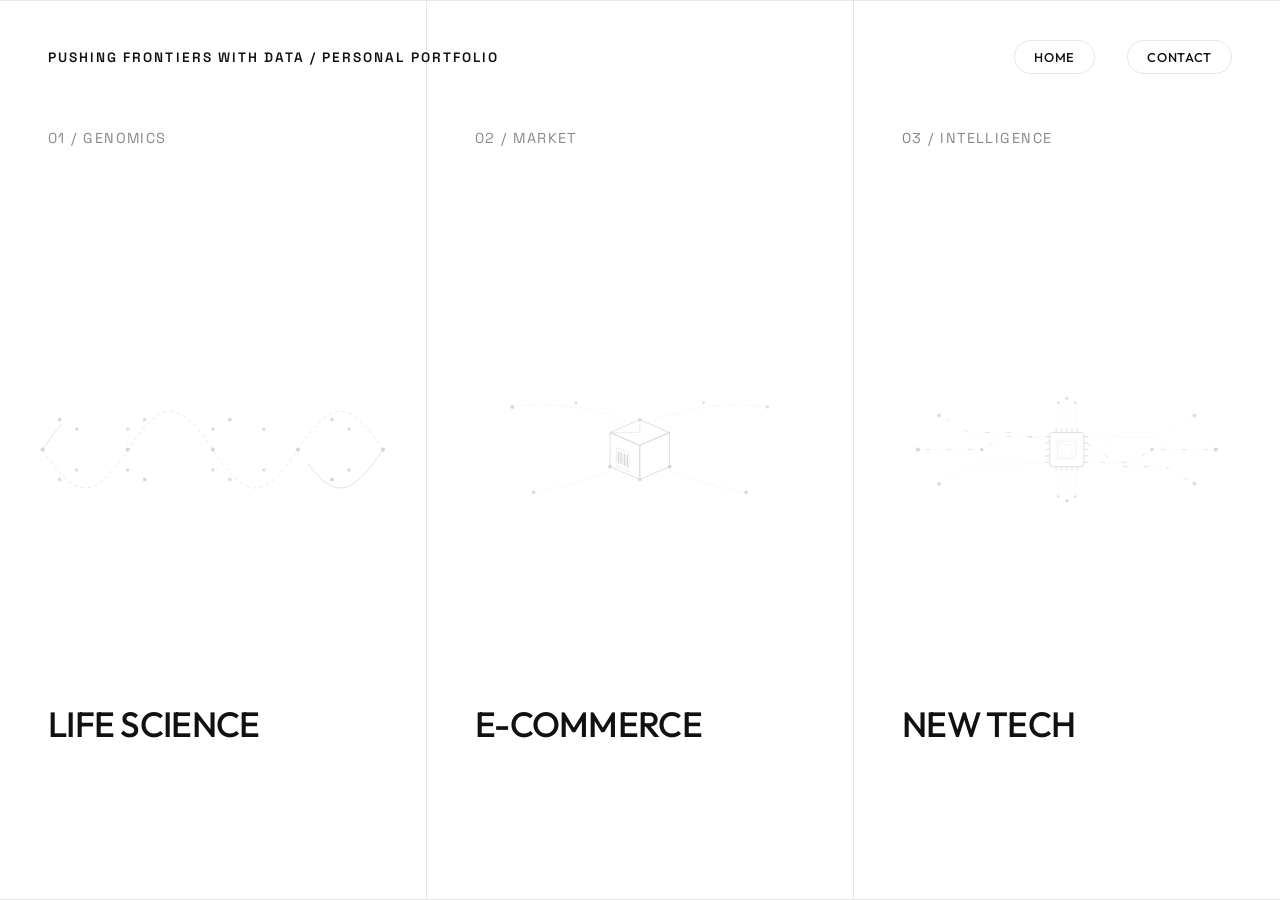
<file: index.html>
<!DOCTYPE html>
<html lang="en">
<head>
  <meta charset="UTF-8">
  <meta name="viewport" content="width=device-width, initial-scale=1.0">
  <title>PUSHING FRONTIERS WITH DATA / PERSONAL PORTFOLIO</title>
  
  <!-- 
   * 1. Pull premium modern typography from Google Fonts using separate links to avoid forbidden characters.
  -->
  <link rel="preconnect" href="https://fonts.googleapis.com">
  <link rel="preconnect" href="https://fonts.gstatic.com" crossorigin>
  <link rel="stylesheet" href="https://fonts.googleapis.com/css2?family=Outfit:wght@300;400;500;700">
  <link rel="stylesheet" href="https://fonts.googleapis.com/css2?family=Space+Grotesk:wght@400;600;700">
  
  <link rel="stylesheet" href="style.css?v=5">
</head>
<body>

  <!-- 
   * 2. Render background grid overlay to define structured alignment.
  -->
  <div class="grid-overlay"></div>

  <!-- 
   * 3. Set up the header panel with global navigation and brand mark.
  -->
  <header>
    <a href="#" class="logo">PUSHING FRONTIERS WITH DATA / PERSONAL PORTFOLIO</a>
    <nav class="nav-links">
      <a href="#" class="nav-link">Home</a>
      <a href="#" class="nav-link" id="contact-trigger">Contact</a>
    </nav>
  </header>

  <!-- 
   * 4. Build the three vertical interactive layout columns.
  -->
  <main class="portfolio-container">
    
    <!-- 
     * 5. Life Science Column featuring a real monochromatic imagery background.
    -->
    <section class="portfolio-column" id="col-life-science" data-project="Life Science Analytics">
      <span class="column-num">01 / GENOMICS</span>
      
      <div class="image-bg-container">
        <img class="section-image" src="images/life_science_animated.svg" alt="Life Science Analytics">
      </div>

      <div class="column-content">
        <h2 class="column-title">Life Science</h2>
        <p class="column-desc">Statistical genomics, gene sequencing algorithms, and bioinformatics pipelines mapping complex systems.</p>
      </div>
    </section>

    <!-- 
     * 9. E-Commerce Column featuring a real monochromatic marketplace background.
    -->
    <section class="portfolio-column" id="col-ecommerce" data-project="E-Commerce Intelligence">
      <span class="column-num">02 / MARKET</span>
      
      <div class="image-bg-container">
        <img class="section-image" src="images/ecommerce_animated.svg" alt="E-Commerce Intelligence">
      </div>

      <div class="column-content">
        <h2 class="column-title">E-Commerce</h2>
        <p class="column-desc">Real-time prediction engines, basket analysis models, and conversion optimization pipelines.</p>
      </div>
    </section>

    <!-- 
     * 13. New Technologies Column featuring a real neural computational background.
    -->
    <section class="portfolio-column" id="col-new-tech" data-project="Advanced AI Systems">
      <span class="column-num">03 / INTELLIGENCE</span>
      
      <div class="image-bg-container">
        <img class="section-image" src="images/new_tech_chip.svg" alt="Advanced AI Systems">
      </div>

      <div class="column-content">
        <h2 class="column-title">New Tech</h2>
        <p class="column-desc">Neural architectures, computational vision networks, and generative intelligence exploration.</p>
      </div>
    </section>

  </main>

  <!-- 
   * 18. Build the overlay for expanded portfolio items.
  -->
  <div class="expanded-panel" id="project-detail-panel">
    <button class="back-button" id="close-panel-btn">Back to main</button>
    <div class="loading-container">
      <div class="loading-dots">
        <div class="dot"></div>
        <div class="dot"></div>
        <div class="dot"></div>
      </div>
      <div class="loading-text">system analysis initiating</div>
      <h3 class="loading-title" id="expanded-project-title">Project Name</h3>
    </div>
  </div>

  <script src="app.js"></script>
</body>
</html>
</file>
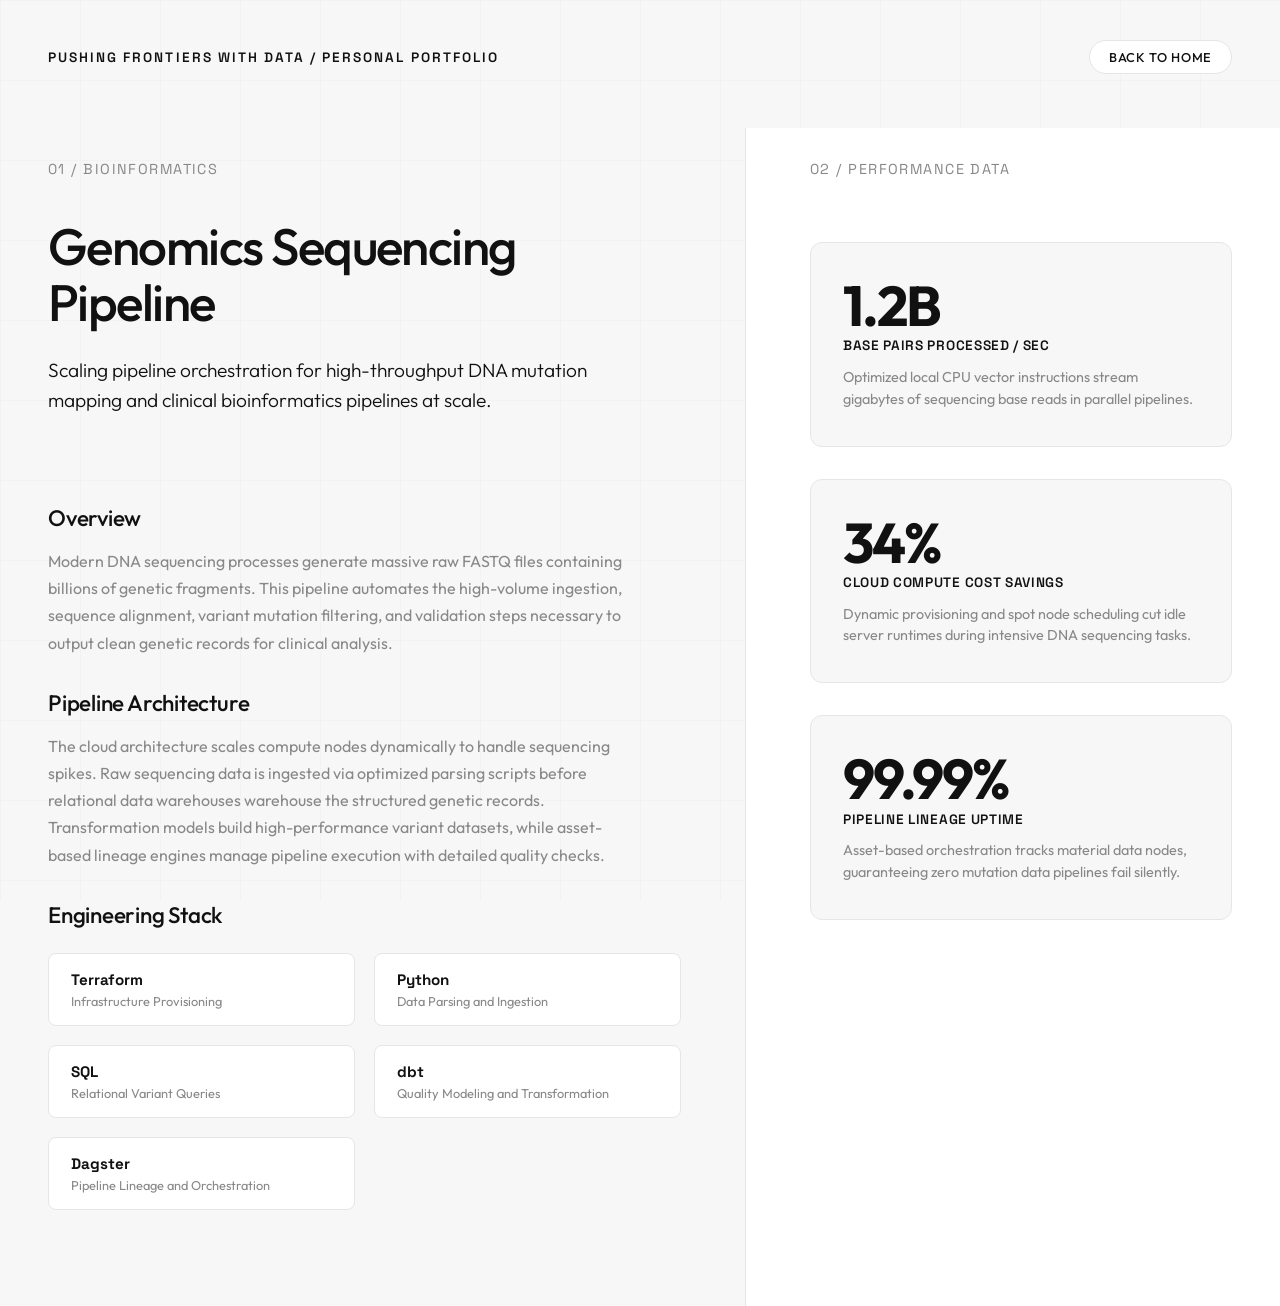
<file: life_science.html>
<!DOCTYPE html>
<html lang="en">
<head>
  <meta charset="UTF-8">
  <meta name="viewport" content="width=device-width, initial-scale=1.0">
  <title>Genomics Sequencing Pipeline | Data Project Detail</title>
  
  <!-- 
   * 1. Pull premium modern typography from Google Fonts using separate links to avoid forbidden characters.
  -->
  <link rel="preconnect" href="https://fonts.googleapis.com">
  <link rel="preconnect" href="https://fonts.gstatic.com" crossorigin>
  <link rel="stylesheet" href="https://fonts.googleapis.com/css2?family=Outfit:wght@300;400;500;700">
  <link rel="stylesheet" href="https://fonts.googleapis.com/css2?family=Space+Grotesk:wght@400;600;700">
  
  <link rel="stylesheet" href="style.css?v=5">
</head>
<body class="project-page">

  <!-- 
   * 2. Render background grid overlay to maintain visual alignment.
  -->
  <div class="grid-overlay"></div>

  <!-- 
   * 3. Set up the header panel with global navigation and brand mark.
  -->
  <header>
    <a href="index.html" class="logo">PUSHING FRONTIERS WITH DATA / PERSONAL PORTFOLIO</a>
    <nav class="nav-links">
      <a href="index.html" class="back-button-link">Back to home</a>
    </nav>
  </header>

  <!-- 
   * 4. Build the two-column detailed project display.
  -->
  <main class="project-sheet-container">
    
    <!-- 
     * 5. Left details panel featuring description text and tech stack capsules.
    -->
    <section class="project-details-pane">
      <span class="project-section-num">01 / BIOINFORMATICS</span>
      
      <h1 class="project-headline">Genomics Sequencing Pipeline</h1>
      <p class="project-lead-text">Scaling pipeline orchestration for high-throughput DNA mutation mapping and clinical bioinformatics pipelines at scale.</p>
      
      <div class="project-body-content">
        
        <!-- 
         * 6. Detail the analytical overview and mutation mapping process.
        -->
        <h3 class="body-sub-title">Overview</h3>
        <p class="body-paragraph">Modern DNA sequencing processes generate massive raw FASTQ files containing billions of genetic fragments. This pipeline automates the high-volume ingestion, sequence alignment, variant mutation filtering, and validation steps necessary to output clean genetic records for clinical analysis.</p>
        
        <!-- 
         * 7. Outline the cloud engineering and orchestration architecture.
        -->
        <h3 class="body-sub-title">Pipeline Architecture</h3>
        <p class="body-paragraph">The cloud architecture scales compute nodes dynamically to handle sequencing spikes. Raw sequencing data is ingested via optimized parsing scripts before relational data warehouses warehouse the structured genetic records. Transformation models build high-performance variant datasets, while asset-based lineage engines manage pipeline execution with detailed quality checks.</p>
        
        <!-- 
         * 8. Detail the data engineering tools and stack metadata.
        -->
        <h3 class="body-sub-title">Engineering Stack</h3>
        <div class="tool-tags-grid">
          
          <div class="tool-tag">
            <span class="tool-name">Terraform</span>
            <span class="tool-use">Infrastructure Provisioning</span>
          </div>
          
          <div class="tool-tag">
            <span class="tool-name">Python</span>
            <span class="tool-use">Data Parsing and Ingestion</span>
          </div>
          
          <div class="tool-tag">
            <span class="tool-name">SQL</span>
            <span class="tool-use">Relational Variant Queries</span>
          </div>
          
          <div class="tool-tag">
            <span class="tool-name">dbt</span>
            <span class="tool-use">Quality Modeling and Transformation</span>
          </div>
          
          <div class="tool-tag">
            <span class="tool-name">Dagster</span>
            <span class="tool-use">Pipeline Lineage and Orchestration</span>
          </div>
          
        </div>

      </div>
    </section>

    <!-- 
     * 9. Right metrics panel featuring responsive telemetry data cards.
    -->
    <section class="project-metrics-pane">
      <span class="project-section-num">02 / PERFORMANCE DATA</span>
      
      <div class="metrics-cards-grid">
        
        <!-- 
         * 10. Render throughput telemetry card.
        -->
        <div class="metric-card">
          <span class="metric-value">1.2B</span>
          <span class="metric-label">Base Pairs Processed / Sec</span>
          <p class="metric-detail">Optimized local CPU vector instructions stream gigabytes of sequencing base reads in parallel pipelines.</p>
        </div>
        
        <!-- 
         * 11. Render financial cloud efficiency telemetry card.
        -->
        <div class="metric-card">
          <span class="metric-value">34%</span>
          <span class="metric-label">Cloud Compute Cost Savings</span>
          <p class="metric-detail">Dynamic provisioning and spot node scheduling cut idle server runtimes during intensive DNA sequencing tasks.</p>
        </div>
        
        <!-- 
         * 12. Render pipeline lineage reliability telemetry card.
        -->
        <div class="metric-card">
          <span class="metric-value">99.99%</span>
          <span class="metric-label">Pipeline Lineage Uptime</span>
          <p class="metric-detail">Asset-based orchestration tracks material data nodes, guaranteeing zero mutation data pipelines fail silently.</p>
        </div>
        
      </div>
    </section>

  </main>

</body>
</html>
</file>
<file: style.css>
/* 
 * 1. Define custom properties for a strict monochromatic color palette.
 * 2. Set up base styling with clean sans-serif and monospaced typography.
 * 3. Configure grid overlay for a structured, blueprint-like aesthetic.
 */

:root {
  --color-pure-white: #ffffff;
  --color-light-grey: #f7f7f7;
  --color-border: #e6e6e6;
  --color-text-muted: #888888;
  --color-text-main: #111111;
  --color-accent: #000000;
  
  --font-display: 'Outfit', sans-serif;
  --font-mono: 'Space Grotesk', monospace;
  
  --transition-speed: 0.5s;
  --transition-easing: cubic-bezier(0.16, 1, 0.3, 1);
}

* {
  margin: 0;
  padding: 0;
  box-sizing: border-box;
}

body {
  background-color: var(--color-light-grey);
  color: var(--color-text-main);
  font-family: var(--font-display);
  overflow: hidden;
  height: 100vh;
  width: 100vw;
  display: flex;
  flex-direction: column;
  transition: opacity 0.45s ease;
}

body.page-fade-out {
  opacity: 0;
}

/* 
 * 4. Build a background grid system to enhance visual structure.
 */
.grid-overlay {
  position: absolute;
  top: 0;
  left: 0;
  width: 100%;
  height: 100%;
  background-image: 
    linear-gradient(to right, var(--color-border) 1px, transparent 1px),
    linear-gradient(to bottom, var(--color-border) 1px, transparent 1px);
  background-size: 80px 80px;
  opacity: 0.25;
  pointer-events: none;
  z-index: 1;
}

/* 
 * 5. Style the minimalist header with branding and action indicators.
 */
header {
  position: absolute;
  top: 0;
  left: 0;
  width: 100%;
  padding: 2.5rem 3rem;
  display: flex;
  justify-content: space-between;
  align-items: center;
  z-index: 10;
  pointer-events: auto;
}

.logo {
  font-family: var(--font-mono);
  font-weight: 600;
  font-size: 0.85rem;
  letter-spacing: 0.15em;
  text-transform: uppercase;
  text-decoration: none;
  color: var(--color-text-main);
}

.nav-links {
  display: flex;
  gap: 2rem;
}

.nav-link {
  font-family: var(--font-display);
  font-size: 0.8rem;
  font-weight: 500;
  letter-spacing: 0.05em;
  text-transform: uppercase;
  text-decoration: none;
  color: var(--color-text-main);
  background-color: var(--color-pure-white);
  border: 1px solid var(--color-border);
  padding: 0.5rem 1.2rem;
  border-radius: 30px;
  transition: all 0.3s ease;
}

.nav-link:hover {
  background-color: var(--color-text-main);
  color: var(--color-pure-white);
  border-color: var(--color-text-main);
}

/* 
 * 6. Set up the three-column layout.
 */
.portfolio-container {
  display: flex;
  width: 100%;
  height: 100vh;
  position: relative;
  z-index: 2;
  border-top: 1px solid var(--color-border);
  border-bottom: 1px solid var(--color-border);
}

.portfolio-column {
  flex: 1;
  position: relative;
  overflow: hidden;
  display: flex;
  flex-direction: column;
  justify-content: space-between;
  padding: 8rem 3rem 4rem 3rem;
  border-right: 1px solid var(--color-border);
  background-color: var(--color-pure-white);
  transition: flex var(--transition-speed) var(--transition-easing), background-color 0.4s ease, border-color 0.4s ease;
  cursor: pointer;
  z-index: 3;
}

.portfolio-column:last-child {
  border-right: none;
}

/* 
 * 7. Configure hover animations for columns.
 */
.portfolio-column:hover {
  flex: 1.6;
  background-color: var(--color-text-main);
  border-color: var(--color-text-main);
}

/* 
 * 8. Position the decorative background images inside columns.
 */
.image-bg-container {
  position: absolute;
  top: 0;
  left: 0;
  width: 100%;
  height: 100%;
  opacity: 0.20;
  transition: opacity 0.7s var(--transition-easing);
  pointer-events: none;
  z-index: 1;
  overflow: hidden;
  -webkit-mask-image: linear-gradient(to bottom, transparent 0%, black 12%);
  mask-image: linear-gradient(to bottom, transparent 0%, black 12%);
}

.portfolio-column:hover .image-bg-container {
  opacity: 0.75;
}



.section-image {
  width: 100%;
  height: 100%;
  object-fit: cover;
  filter: grayscale(100%) contrast(1.15) brightness(0.95);
  transition: transform 0.9s var(--transition-easing), filter 0.4s ease;
}

.portfolio-column:hover .section-image {
  transform: scale(1.06);
  filter: invert(1) grayscale(100%) contrast(1.15) brightness(1.30);
}

/* 
 * 8.5. Optimize vector SVGs to contain beautifully within the narrow vertical column panes.
 */
.section-image[src$=".svg"] {
  object-fit: contain;
  width: 90%;
  height: auto;
  position: absolute;
  top: 50%;
  left: 50%;
  transform: translate(-50%, -50%);
}

.portfolio-column:hover .section-image[src$=".svg"] {
  transform: translate(-50%, -50%) scale(1.06);
  filter: invert(1) grayscale(100%) contrast(1.15) brightness(1.30);
}

/* 
 * 9. Style text content within each column.
 */
.column-num {
  position: relative;
  z-index: 4;
  font-family: var(--font-mono);
  font-size: 0.9rem;
  color: var(--color-text-muted);
  letter-spacing: 0.1em;
  transition: color 0.4s ease;
}

.portfolio-column:hover .column-num {
  color: var(--color-border);
}

.column-content {
  position: relative;
  z-index: 4;
  margin-top: auto;
}

.column-title {
  font-family: var(--font-display);
  font-weight: 500;
  font-size: 2.2rem;
  letter-spacing: -0.02em;
  margin-bottom: 1rem;
  text-transform: uppercase;
  color: var(--color-text-main);
  transition: transform var(--transition-speed) var(--transition-easing), color 0.4s ease;
}

.portfolio-column:hover .column-title {
  transform: translateY(-5px);
  color: var(--color-pure-white);
}

.column-desc {
  font-size: 0.95rem;
  line-height: 1.6;
  color: var(--color-text-muted);
  max-width: 280px;
  opacity: 0;
  transform: translateY(20px);
  transition: opacity 0.5s var(--transition-easing), transform 0.5s var(--transition-easing), color 0.4s ease;
}

.portfolio-column:hover .column-desc {
  opacity: 1;
  transform: translateY(0);
  color: #cccccc;
}

/* 
 * 11. Style the click-to-expand details panel.
 */
.expanded-panel {
  position: absolute;
  top: 0;
  left: 0;
  width: 100%;
  height: 100%;
  background-color: var(--color-pure-white);
  z-index: 20;
  opacity: 0;
  visibility: hidden;
  transition: opacity 0.6s var(--transition-easing), visibility 0.6s var(--transition-easing);
  display: flex;
  flex-direction: column;
  justify-content: center;
  align-items: center;
  padding: 4rem;
}

.expanded-panel.active {
  opacity: 1;
  visibility: visible;
}

.back-button {
  position: absolute;
  top: 2.5rem;
  right: 3rem;
  background-color: var(--color-pure-white);
  border: 1px solid var(--color-border);
  font-family: var(--font-display);
  font-weight: 500;
  font-size: 0.8rem;
  letter-spacing: 0.05em;
  text-transform: uppercase;
  color: var(--color-text-main);
  padding: 0.5rem 1.2rem;
  border-radius: 30px;
  cursor: pointer;
  transition: all 0.3s ease;
  z-index: 25;
}

.back-button:hover {
  background-color: var(--color-text-main);
  color: var(--color-pure-white);
  border-color: var(--color-text-main);
}

.loading-container {
  display: flex;
  flex-direction: column;
  align-items: center;
  gap: 1.5rem;
}

.loading-dots {
  display: flex;
  gap: 8px;
}

.dot {
  width: 6px;
  height: 6px;
  background-color: var(--color-text-main);
  border-radius: 50%;
  animation: pulse 1.2s infinite ease-in-out;
}

.dot:nth-child(2) {
  animation-delay: 0.2s;
}

.dot:nth-child(3) {
  animation-delay: 0.4s;
}

.loading-text {
  font-family: var(--font-mono);
  font-size: 0.9rem;
  color: var(--color-text-muted);
  letter-spacing: 0.2em;
  text-transform: uppercase;
}

.loading-title {
  font-family: var(--font-display);
  font-size: 1.8rem;
  font-weight: 400;
  color: var(--color-text-main);
  letter-spacing: -0.01em;
  margin-top: 1rem;
}

@keyframes pulse {
  0%, 100% {
    transform: scale(0.6);
    opacity: 0.3;
  }
  50% {
    transform: scale(1.2);
    opacity: 1;
  }
}

/* 
 * 12. Adjust layout for responsive viewport scaling.
 */
@media (max-width: 900px) {
  .portfolio-container {
    flex-direction: column;
    height: auto;
    min-height: 100vh;
  }
  
  .portfolio-column {
    width: 100%;
    height: 33.33vh;
    border-right: none;
    border-bottom: 1px solid var(--color-border);
    padding: 6rem 2rem 2rem 2rem;
  }
  
  .portfolio-column:last-child {
    border-bottom: none;
  }
  
  .portfolio-column:hover {
    flex: 1.4;
  }
  
  .svg-bg-container {
    width: 50%;
    height: 60%;
  }
  
  .center-core {
    width: 130px;
    height: 130px;
  }
  
  header {
    padding: 1.5rem;
  }
}

/* 
 * 13. Style the dedicated project details page (life_science.html).
 */
body.project-page {
  overflow-y: auto;
  height: auto;
  min-height: 100vh;
}

.back-button-link {
  font-family: var(--font-display);
  font-size: 0.8rem;
  font-weight: 500;
  letter-spacing: 0.05em;
  text-transform: uppercase;
  text-decoration: none;
  color: var(--color-text-main);
  background-color: var(--color-pure-white);
  border: 1px solid var(--color-border);
  padding: 0.5rem 1.2rem;
  border-radius: 30px;
  transition: all 0.3s ease;
}

.back-button-link:hover {
  background-color: var(--color-text-main);
  color: var(--color-pure-white);
  border-color: var(--color-text-main);
}

.project-sheet-container {
  display: flex;
  width: 100%;
  min-height: 100vh;
  position: relative;
  z-index: 2;
  padding-top: 8rem;
}

.project-details-pane {
  flex: 1.2;
  padding: 2rem 4rem 6rem 3rem;
  border-right: 1px solid var(--color-border);
  display: flex;
  flex-direction: column;
}

.project-metrics-pane {
  flex: 0.8;
  padding: 2rem 3rem 6rem 4rem;
  background-color: var(--color-pure-white);
  display: flex;
  flex-direction: column;
}

.project-section-num {
  font-family: var(--font-mono);
  font-size: 0.9rem;
  color: var(--color-text-muted);
  letter-spacing: 0.1em;
  text-transform: uppercase;
  margin-bottom: 2.5rem;
  display: block;
}

.project-headline {
  font-family: var(--font-display);
  font-weight: 500;
  font-size: 3.2rem;
  letter-spacing: -0.03em;
  color: var(--color-text-main);
  line-height: 1.1;
  margin-bottom: 1.5rem;
}

.project-lead-text {
  font-size: 1.2rem;
  line-height: 1.6;
  color: var(--color-text-main);
  max-width: 600px;
  margin-bottom: 3.5rem;
  font-weight: 300;
}

.body-sub-title {
  font-family: var(--font-display);
  font-weight: 500;
  font-size: 1.4rem;
  letter-spacing: -0.01em;
  color: var(--color-text-main);
  margin-bottom: 1rem;
  margin-top: 2rem;
}

.body-paragraph {
  font-size: 1rem;
  line-height: 1.7;
  color: var(--color-text-muted);
  max-width: 580px;
  margin-bottom: 1.8rem;
}

.tool-tags-grid {
  display: grid;
  grid-template-columns: repeat(auto-fill, minmax(250px, 1fr));
  gap: 1.2rem;
  margin-top: 1.5rem;
}

.tool-tag {
  background-color: var(--color-pure-white);
  border: 1px solid var(--color-border);
  padding: 1rem 1.4rem;
  border-radius: 8px;
  display: flex;
  flex-direction: column;
  gap: 4px;
  transition: border-color 0.3s ease, box-shadow 0.3s ease;
}

.tool-tag:hover {
  border-color: var(--color-text-main);
  box-shadow: 0 4px 15px rgba(0, 0, 0, 0.02);
}

.tool-name {
  font-family: var(--font-mono);
  font-weight: 700;
  font-size: 0.95rem;
  color: var(--color-text-main);
}

.tool-use {
  font-size: 0.8rem;
  color: var(--color-text-muted);
}

.metrics-cards-grid {
  display: flex;
  flex-direction: column;
  gap: 2rem;
  margin-top: 1.5rem;
}

.metric-card {
  background-color: var(--color-light-grey);
  border: 1px solid var(--color-border);
  padding: 2.2rem 2rem;
  border-radius: 12px;
  display: flex;
  flex-direction: column;
  transition: transform 0.4s ease, border-color 0.4s ease;
}

.metric-card:hover {
  transform: translateY(-4px);
  border-color: var(--color-text-main);
}

.metric-value {
  font-family: var(--font-display);
  font-weight: 700;
  font-size: 3.5rem;
  letter-spacing: -0.04em;
  color: var(--color-text-main);
  line-height: 1;
  margin-bottom: 0.2rem;
}

.metric-label {
  font-family: var(--font-mono);
  font-weight: 600;
  font-size: 0.85rem;
  color: var(--color-text-main);
  letter-spacing: 0.05em;
  text-transform: uppercase;
  margin-bottom: 0.8rem;
}

.metric-detail {
  font-size: 0.9rem;
  line-height: 1.5;
  color: var(--color-text-muted);
}

/* 
 * 14. Add mobile styles for the project sheets.
 */
@media (max-width: 900px) {
  .project-sheet-container {
    flex-direction: column;
    padding-top: 6rem;
  }
  
  .project-details-pane {
    border-right: none;
    border-bottom: 1px solid var(--color-border);
    padding: 2rem 1.5rem 4rem 1.5rem;
  }
  
  .project-metrics-pane {
    padding: 4rem 1.5rem 6rem 1.5rem;
  }
  
  .project-headline {
    font-size: 2.5rem;
  }
}
</file>
